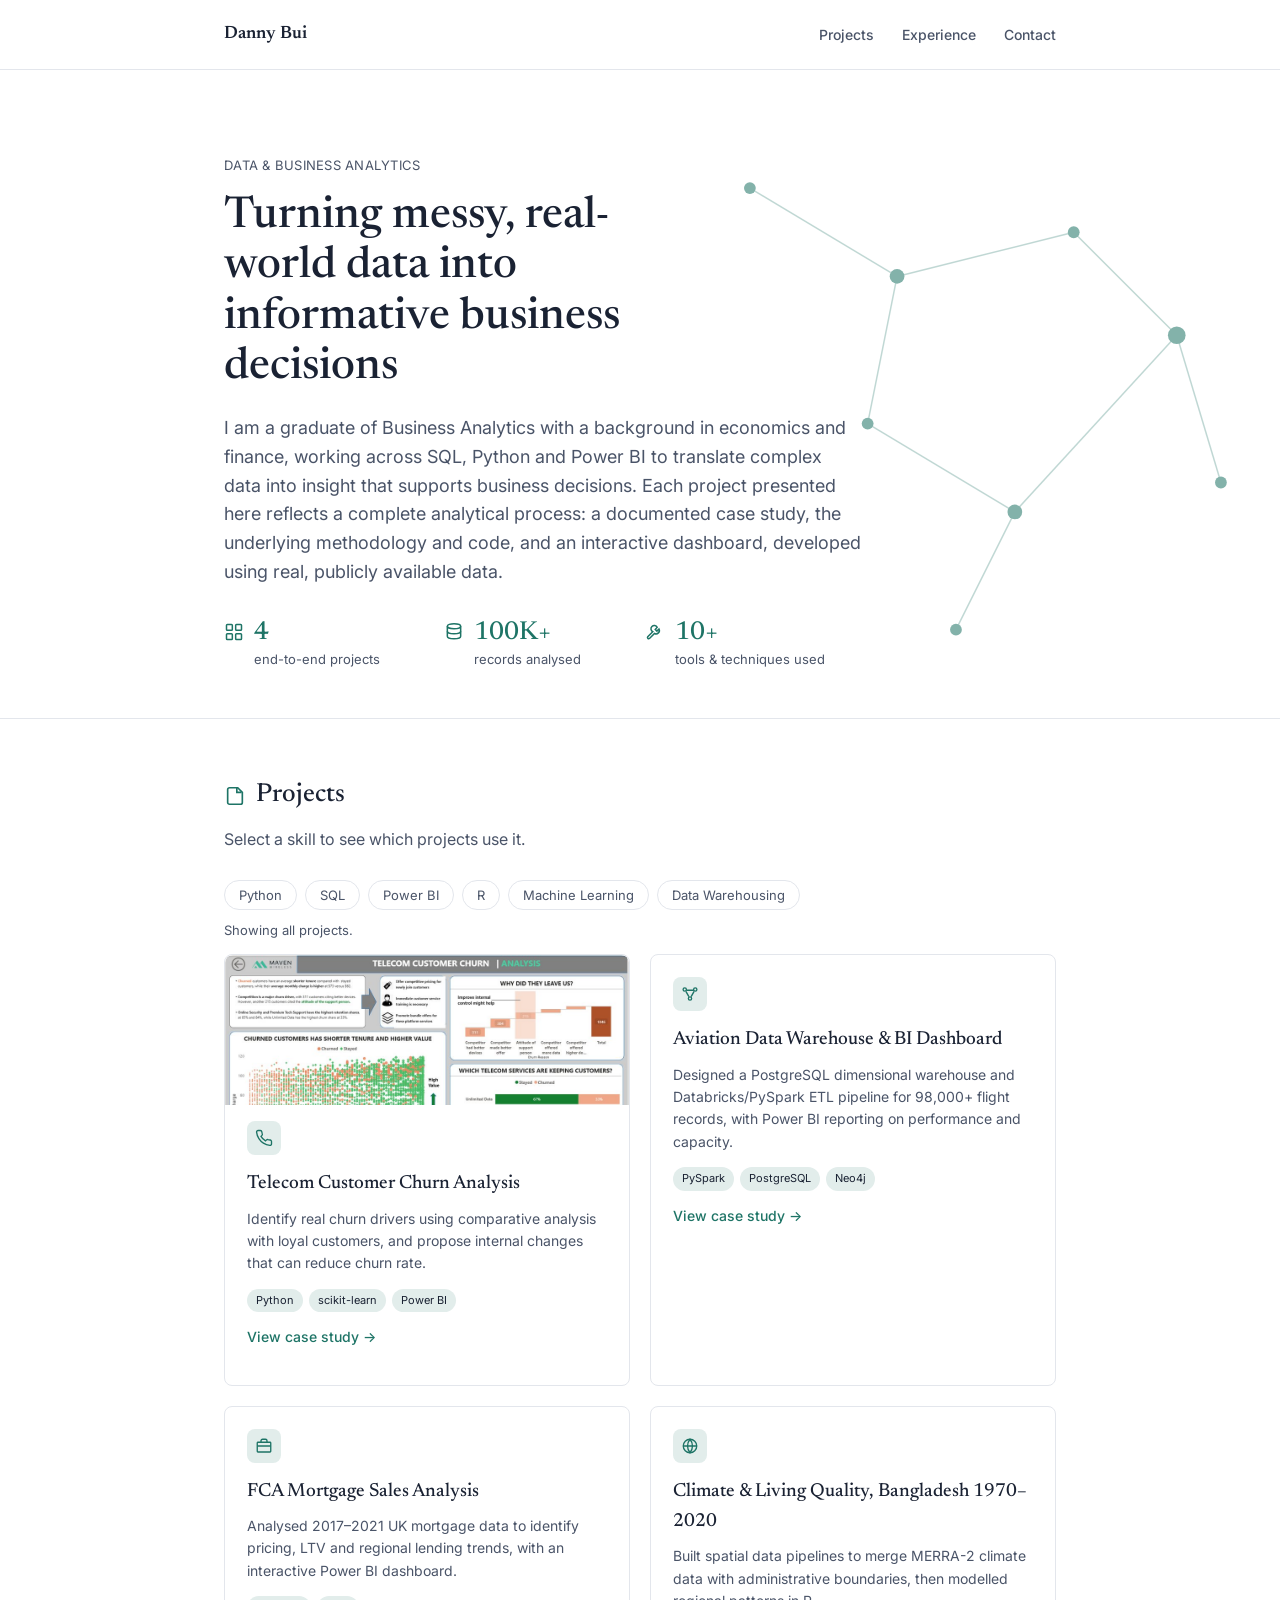
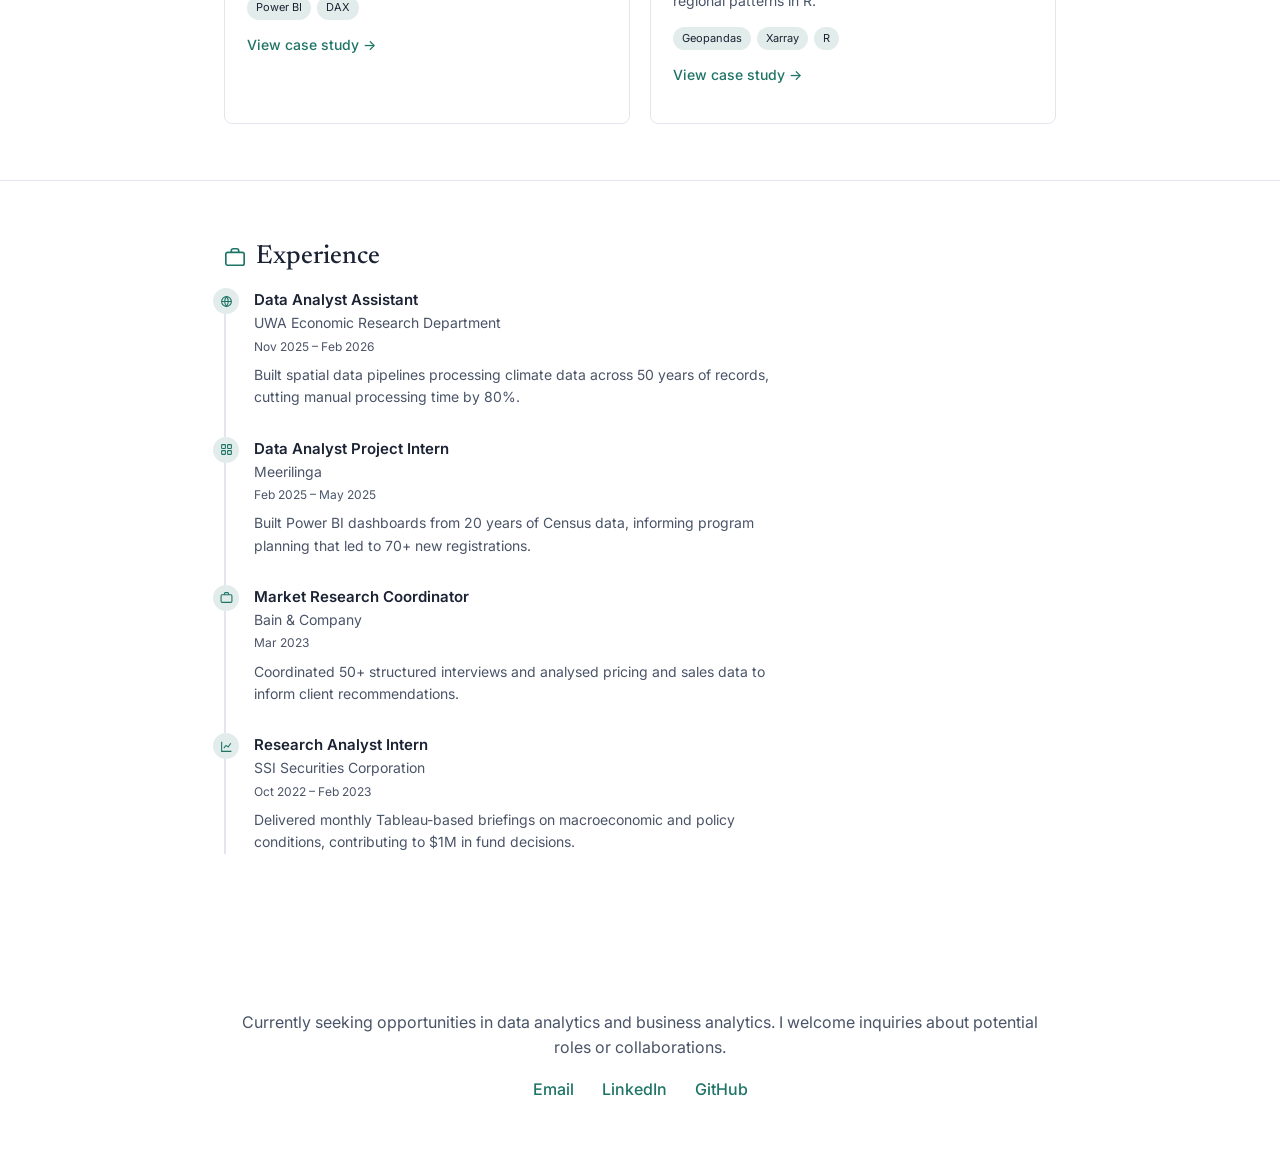
<file: index.html>
<!DOCTYPE html>
<html lang="en">
<head>
<meta charset="UTF-8" />
<meta name="viewport" content="width=device-width, initial-scale=1.0, viewport-fit=cover" />
<title>Danny Bui | Data Analytics Portfolio</title>
<link rel="preconnect" href="https://fonts.googleapis.com">
<link rel="preconnect" href="https://fonts.gstatic.com" crossorigin>
<link href="https://fonts.googleapis.com/css2?family=Newsreader:ital,opsz,wght@0,6..72,400;0,6..72,500;0,6..72,600;1,6..72,400&family=Inter:wght@400;500;600&display=swap" rel="stylesheet">
<style>
  :root {
    --ink:#1A2233; --ink-soft:#4A5468; --paper:#FFFFFF; --panel:#FFFFFF;
    --line:#E3E6EC; --teal:#1E7466; --teal-soft:#E2EDEB; --orange:#D97046;
    --serif:'Newsreader',Georgia,serif; --sans:'Inter',-apple-system,sans-serif;
  }
  * { box-sizing:border-box; }
  body { margin:0; background:var(--paper); color:var(--ink); font-family:var(--sans); line-height:1.6;
    padding-top:env(safe-area-inset-top,0px); padding-bottom:env(safe-area-inset-bottom,0px); }
  a { color:var(--teal); text-decoration:none; border-bottom:1px solid transparent; }
  a:hover { border-bottom-color:currentColor; }
  .wrap { max-width:880px; margin:0 auto; padding:0 24px; }

  nav.top { border-bottom:1px solid var(--line); padding:20px 0; position:sticky; top:0; background:var(--paper); z-index:10; }
  nav.top .wrap { display:flex; justify-content:space-between; align-items:center; }
  nav.top .brand { font-family:var(--serif); font-weight:600; font-size:18px; color:var(--ink); }
  nav.top .links a { font-size:14px; font-weight:500; color:var(--ink-soft); margin-left:24px; }
  nav.top .links a:hover { color:var(--ink); border-bottom-color:var(--ink); }

  header.hero { position:relative; padding:72px 0 48px; border-bottom:1px solid var(--line); overflow:hidden; }
  header.hero .bg-pattern { position:absolute; top:0; right:0; width:46%; height:100%; opacity:.55; pointer-events:none; }
  header.hero .hero-inner { position:relative; z-index:1; }
  .eyebrow { font-size:13px; color:var(--ink-soft); margin-bottom:16px; letter-spacing:.02em; text-transform:uppercase; }
  h1 { font-family:var(--serif); font-weight:500; font-size:44px; line-height:1.15; margin:0 0 20px; max-width:16ch; }
  .dek { font-size:18px; color:var(--ink-soft); max-width:58ch; margin:0 0 28px; }
  .stat-row { display:flex; gap:32px; flex-wrap:wrap; margin-top:32px; }
  .stat { min-width:130px; margin-right:32px; display:flex; align-items:flex-start; gap:10px; }
  .stat:last-child { margin-right:0; }
  .stat svg { flex-shrink:0; margin-top:3px; color:var(--teal); }
  .stat .n { font-family:var(--serif); font-size:26px; font-weight:500; color:var(--teal); line-height:1.1; }
  .stat .l { font-size:13px; color:var(--ink-soft); margin-top:2px; }

  section.block { padding:56px 0; border-bottom:1px solid var(--line); }
  section.block:last-of-type { border-bottom:none; }
  .block-head { font-family:var(--serif); font-size:26px; font-weight:500; margin:0 0 10px; display:flex; align-items:center; gap:10px; }
  .block-head svg { color:var(--teal); }
  .block-sub { color:var(--ink-soft); max-width:60ch; margin:0 0 28px; }

  .skill-row { display:flex; flex-wrap:wrap; gap:8px; margin-bottom:8px; }
  .skill-btn { font-size:13px; padding:6px 14px; border-radius:100px; background:var(--panel);
    border:1px solid var(--line); color:var(--ink-soft); cursor:pointer; font-family:var(--sans); }
  .skill-btn:hover { border-color:var(--ink); }
  .skill-btn.active { background:var(--teal); border-color:var(--teal); color:#fff; }
  .skill-hint { font-size:13px; color:var(--ink-soft); margin-top:10px; }

  .project-grid { display:grid; grid-template-columns:1fr 1fr; gap:20px; margin-top:8px; }
  .project-card { position:relative; overflow:hidden; border:1px solid var(--line); border-radius:8px; padding:22px; background:var(--panel);
    transition:opacity .15s ease, border-color .15s ease; }
  .project-card.dimmed { opacity:.35; }
  .project-card.match { border-color:var(--teal); }
  .card-media { margin:-22px -22px 16px; }
  .card-media img { display:block; width:100%; height:150px; object-fit:cover; object-position:top; border-radius:8px 8px 0 0; }
  .card-content { position:relative; z-index:1; }
  .project-card .icon-badge { width:34px; height:34px; border-radius:8px; background:var(--teal-soft);
    display:flex; align-items:center; justify-content:center; margin-bottom:14px; color:var(--teal); }
  .project-card h3 { font-family:var(--serif); font-size:19px; font-weight:500; margin:0 0 8px; }
  .project-card p { font-size:14px; color:var(--ink-soft); margin:0 0 14px; }
  .project-card .tags { display:flex; flex-wrap:wrap; gap:6px; }
  .project-card .tags span { font-size:11px; padding:3px 9px; border-radius:100px; background:var(--teal-soft); color:var(--ink); }
  .project-card a.cta { font-size:14px; font-weight:500; }

  .timeline { border-left:2px solid var(--line); padding-left:28px; }
  .role { margin-bottom:28px; position:relative; }
  .role .icon-dot { position:absolute; left:-41px; top:0; width:26px; height:26px; border-radius:50%;
    background:var(--teal-soft); color:var(--teal); display:flex; align-items:center; justify-content:center; }
  .role .title { font-weight:600; font-size:15px; }
  .role .org { color:var(--ink-soft); font-size:14px; }
  .role .dates { font-size:12px; color:var(--ink-soft); margin-top:2px; }
  .role p { font-size:14px; color:var(--ink-soft); margin:8px 0 0; max-width:60ch; }

  footer.contact { padding:56px 0 72px; text-align:center; }
  footer.contact p { color:var(--ink-soft); margin-bottom:16px; }
  footer.contact .links a { margin:0 12px; font-weight:500; }

  @media (max-width:640px) {
    h1 { font-size:32px; } .project-grid { grid-template-columns:1fr; }
    nav.top .links a { margin-left:14px; font-size:13px; }
    header.hero .bg-pattern { width:70%; opacity:.35; }
  }
</style>
</head>
<body>

<nav class="top">
  <div class="wrap">
    <span class="brand">Danny Bui</span>
    <div class="links">
      <a href="#projects">Projects</a>
      <a href="#experience">Experience</a>
      <a href="#contact">Contact</a>
    </div>
  </div>
</nav>

<header class="hero">
  <!-- subtle data-network pattern, purely decorative -->
  <svg class="bg-pattern" viewBox="0 0 400 400" xmlns="http://www.w3.org/2000/svg" aria-hidden="true">
    <g stroke="#1E7466" stroke-width="1" fill="none" opacity="0.5">
      <line x1="40" y1="60" x2="140" y2="120"/>
      <line x1="140" y1="120" x2="120" y2="220"/>
      <line x1="140" y1="120" x2="260" y2="90"/>
      <line x1="260" y1="90" x2="330" y2="160"/>
      <line x1="120" y1="220" x2="220" y2="280"/>
      <line x1="220" y1="280" x2="330" y2="160"/>
      <line x1="220" y1="280" x2="180" y2="360"/>
      <line x1="330" y1="160" x2="360" y2="260"/>
    </g>
    <g fill="#1E7466">
      <circle cx="40" cy="60" r="4"/>
      <circle cx="140" cy="120" r="5"/>
      <circle cx="260" cy="90" r="4"/>
      <circle cx="330" cy="160" r="6"/>
      <circle cx="120" cy="220" r="4"/>
      <circle cx="220" cy="280" r="5"/>
      <circle cx="360" cy="260" r="4"/>
      <circle cx="180" cy="360" r="4"/>
    </g>
  </svg>

  <div class="wrap hero-inner">
    <p class="eyebrow">Data &amp; Business Analytics</p>
    <h1>Turning messy, real-world data into informative business decisions</h1>
    <p class="dek">
      I am a graduate of Business Analytics with a background in economics and finance,
      working across SQL, Python and Power BI to translate complex data into insight that
      supports business decisions. Each project presented here reflects a complete
      analytical process: a documented case study, the underlying methodology and code,
      and an interactive dashboard, developed using real, publicly available data.
    </p>
    <div class="stat-row">
      <div class="stat">
        <svg width="20" height="20" viewBox="0 0 24 24" fill="none" stroke="currentColor" stroke-width="1.8"><rect x="3" y="3" width="7" height="7" rx="1"/><rect x="14" y="3" width="7" height="7" rx="1"/><rect x="3" y="14" width="7" height="7" rx="1"/><rect x="14" y="14" width="7" height="7" rx="1"/></svg>
        <div><div class="n">4</div><div class="l">end-to-end projects</div></div>
      </div>
      <div class="stat">
        <svg width="20" height="20" viewBox="0 0 24 24" fill="none" stroke="currentColor" stroke-width="1.8"><ellipse cx="12" cy="5" rx="8" ry="3"/><path d="M4 5v6c0 1.7 3.6 3 8 3s8-1.3 8-3V5"/><path d="M4 11v6c0 1.7 3.6 3 8 3s8-1.3 8-3v-6"/></svg>
        <div><div class="n">100K+</div><div class="l">records analysed</div></div>
      </div>
      <div class="stat">
        <svg width="20" height="20" viewBox="0 0 24 24" fill="none" stroke="currentColor" stroke-width="1.8"><path d="M14.7 6.3a4 4 0 1 0-5.4 5.4l-6 6a1.5 1.5 0 0 0 2.1 2.1l6-6a4 4 0 0 0 5.4-5.4l-2.5 2.5-2-2 2.4-2.6z"/></svg>
        <div><div class="n">10+</div><div class="l">tools &amp; techniques used</div></div>
      </div>
    </div>
  </div>
</header>

<section class="block" id="projects">
  <div class="wrap">
    <h2 class="block-head">
      <svg width="22" height="22" viewBox="0 0 24 24" fill="none" stroke="currentColor" stroke-width="1.8"><path d="M4 19V5a2 2 0 0 1 2-2h9l5 5v11a2 2 0 0 1-2 2H6a2 2 0 0 1-2-2z"/><path d="M14 3v5h5"/></svg>
      Projects
    </h2>
    <p class="block-sub">Select a skill to see which projects use it.</p>

    <div class="skill-row" id="skillRow">
      <button class="skill-btn" data-skill="python">Python</button>
      <button class="skill-btn" data-skill="sql">SQL</button>
      <button class="skill-btn" data-skill="powerbi">Power BI</button>
      <button class="skill-btn" data-skill="r">R</button>
      <button class="skill-btn" data-skill="ml">Machine Learning</button>
      <button class="skill-btn" data-skill="warehouse">Data Warehousing</button>
    </div>
    <p class="skill-hint" id="skillHint">Showing all projects.</p>

    <div class="project-grid" id="projectGrid">
      <div class="project-card" data-skills="python sql powerbi warehouse ml">
        <div class="card-media"><img src="[data-uri]" alt="Telecom customer churn analysis dashboard preview" /></div>
        <div class="card-content">
        <div class="icon-badge">
          <svg width="18" height="18" viewBox="0 0 24 24" fill="none" stroke="currentColor" stroke-width="1.8"><path d="M22 16.9v3a2 2 0 0 1-2.2 2 19.8 19.8 0 0 1-8.6-3.1 19.5 19.5 0 0 1-6-6 19.8 19.8 0 0 1-3.1-8.7A2 2 0 0 1 4.1 2h3a2 2 0 0 1 2 1.7c.1.9.3 1.8.6 2.7a2 2 0 0 1-.4 2.1L8 9.9a16 16 0 0 0 6 6l1.4-1.4a2 2 0 0 1 2.1-.4c.9.3 1.8.5 2.7.6a2 2 0 0 1 1.8 2.2z"/></svg>
        </div>
        <h3>Telecom Customer Churn Analysis</h3>
        <p>Identify real churn drivers using comparative analysis with loyal customers, and propose internal changes that can reduce churn rate.</p>
        <div class="tags"><span>Python</span><span>scikit-learn</span><span>Power BI</span></div>
        <p style="margin-top:14px"><a class="cta" href="projects/churn-analysis/">View case study →</a></p>
        </div>
      </div>

      <div class="project-card" data-skills="python sql powerbi warehouse">
        <div class="card-content">
        <div class="icon-badge">
          <svg width="18" height="18" viewBox="0 0 24 24" fill="none" stroke="currentColor" stroke-width="1.8"><circle cx="5" cy="6" r="2.2"/><circle cx="19" cy="6" r="2.2"/><circle cx="12" cy="18" r="2.2"/><line x1="7" y1="7" x2="17" y2="7"/><line x1="6.5" y1="8.5" x2="10.5" y2="15.5"/><line x1="17.5" y1="8.5" x2="13.5" y2="15.5"/></svg>
        </div>
        <h3>Aviation Data Warehouse &amp; BI Dashboard</h3>
        <p>Designed a PostgreSQL dimensional warehouse and Databricks/PySpark ETL pipeline for 98,000+ flight records, with Power BI reporting on performance and capacity.</p>
        <div class="tags"><span>PySpark</span><span>PostgreSQL</span><span>Neo4j</span></div>
        <p style="margin-top:14px"><a class="cta" href="#">View case study →</a></p>
        </div>
      </div>

      <div class="project-card" data-skills="powerbi">
        <div class="card-content">
        <div class="icon-badge">
          <svg width="18" height="18" viewBox="0 0 24 24" fill="none" stroke="currentColor" stroke-width="1.8"><rect x="3" y="7" width="18" height="13" rx="1"/><path d="M8 7V5a2 2 0 0 1 2-2h4a2 2 0 0 1 2 2v2"/><line x1="3" y1="12" x2="21" y2="12"/></svg>
        </div>
        <h3>FCA Mortgage Sales Analysis</h3>
        <p>Analysed 2017–2021 UK mortgage data to identify pricing, LTV and regional lending trends, with an interactive Power BI dashboard.</p>
        <div class="tags"><span>Power BI</span><span>DAX</span></div>
        <p style="margin-top:14px"><a class="cta" href="#">View case study →</a></p>
        </div>
      </div>

      <div class="project-card" data-skills="r python">
        <div class="card-content">
        <div class="icon-badge">
          <svg width="18" height="18" viewBox="0 0 24 24" fill="none" stroke="currentColor" stroke-width="1.8"><circle cx="12" cy="12" r="9"/><path d="M3 12h18M12 3a14 14 0 0 1 0 18 14 14 0 0 1 0-18z"/></svg>
        </div>
        <h3>Climate &amp; Living Quality, Bangladesh 1970–2020</h3>
        <p>Built spatial data pipelines to merge MERRA-2 climate data with administrative boundaries, then modelled regional patterns in R.</p>
        <div class="tags"><span>Geopandas</span><span>Xarray</span><span>R</span></div>
        <p style="margin-top:14px"><a class="cta" href="#">View case study →</a></p>
        </div>
      </div>
    </div>
  </div>
</section>

<section class="block" id="experience">
  <div class="wrap">
    <h2 class="block-head">
      <svg width="22" height="22" viewBox="0 0 24 24" fill="none" stroke="currentColor" stroke-width="1.8"><rect x="2" y="7" width="20" height="14" rx="2"/><path d="M8 7V5a2 2 0 0 1 2-2h4a2 2 0 0 1 2 2v2"/></svg>
      Experience
    </h2>
    <div class="timeline">
      <div class="role">
        <span class="icon-dot"><svg width="13" height="13" viewBox="0 0 24 24" fill="none" stroke="currentColor" stroke-width="2"><circle cx="12" cy="12" r="9"/><path d="M3 12h18M12 3a14 14 0 0 1 0 18 14 14 0 0 1 0-18z"/></svg></span>
        <div class="title">Data Analyst Assistant</div>
        <div class="org">UWA Economic Research Department</div>
        <div class="dates">Nov 2025 – Feb 2026</div>
        <p>Built spatial data pipelines processing climate data across 50 years of records, cutting manual processing time by 80%.</p>
      </div>
      <div class="role">
        <span class="icon-dot"><svg width="13" height="13" viewBox="0 0 24 24" fill="none" stroke="currentColor" stroke-width="2"><rect x="3" y="3" width="7" height="7" rx="1"/><rect x="14" y="3" width="7" height="7" rx="1"/><rect x="3" y="14" width="7" height="7" rx="1"/><rect x="14" y="14" width="7" height="7" rx="1"/></svg></span>
        <div class="title">Data Analyst Project Intern</div>
        <div class="org">Meerilinga</div>
        <div class="dates">Feb 2025 – May 2025</div>
        <p>Built Power BI dashboards from 20 years of Census data, informing program planning that led to 70+ new registrations.</p>
      </div>
      <div class="role">
        <span class="icon-dot"><svg width="13" height="13" viewBox="0 0 24 24" fill="none" stroke="currentColor" stroke-width="2"><rect x="2" y="7" width="20" height="14" rx="2"/><path d="M8 7V5a2 2 0 0 1 2-2h4a2 2 0 0 1 2 2v2"/></svg></span>
        <div class="title">Market Research Coordinator</div>
        <div class="org">Bain &amp; Company</div>
        <div class="dates">Mar 2023</div>
        <p>Coordinated 50+ structured interviews and analysed pricing and sales data to inform client recommendations.</p>
      </div>
      <div class="role">
        <span class="icon-dot"><svg width="13" height="13" viewBox="0 0 24 24" fill="none" stroke="currentColor" stroke-width="2"><path d="M3 3v18h18"/><path d="M7 15l4-5 4 3 5-7"/></svg></span>
        <div class="title">Research Analyst Intern</div>
        <div class="org">SSI Securities Corporation</div>
        <div class="dates">Oct 2022 – Feb 2023</div>
        <p>Delivered monthly Tableau-based briefings on macroeconomic and policy conditions, contributing to $1M in fund decisions.</p>
      </div>
    </div>
  </div>
</section>

<footer class="contact" id="contact">
  <div class="wrap">
    <p>Currently seeking opportunities in data analytics and business analytics. I welcome inquiries about potential roles or collaborations.</p>
    <div class="links">
      <a href="mailto:khuongduy0710123@gmail.com">Email</a>
      <a href="https://www.linkedin.com/in/duy-bui-4986a7201/" target="_blank" rel="noopener">LinkedIn</a>
      <a href="https://github.com/khuongduy0710123" target="_blank" rel="noopener">GitHub</a>
    </div>
  </div>
</footer>

<script>
  const buttons = document.querySelectorAll('.skill-btn');
  const cards = document.querySelectorAll('.project-card');
  const hint = document.getElementById('skillHint');
  let active = null;

  buttons.forEach(btn => {
    btn.addEventListener('click', () => {
      const skill = btn.dataset.skill;
      if (active === skill) {
        active = null;
        buttons.forEach(b => b.classList.remove('active'));
        cards.forEach(c => { c.classList.remove('dimmed','match'); });
        hint.textContent = 'Showing all projects.';
        return;
      }
      active = skill;
      buttons.forEach(b => b.classList.toggle('active', b.dataset.skill === skill));
      cards.forEach(c => {
        const has = c.dataset.skills.split(' ').includes(skill);
        c.classList.toggle('match', has);
        c.classList.toggle('dimmed', !has);
      });
      hint.textContent = 'Showing projects using ' + btn.textContent + '.';
    });
  });
</script>

</body>
</html>
</file>
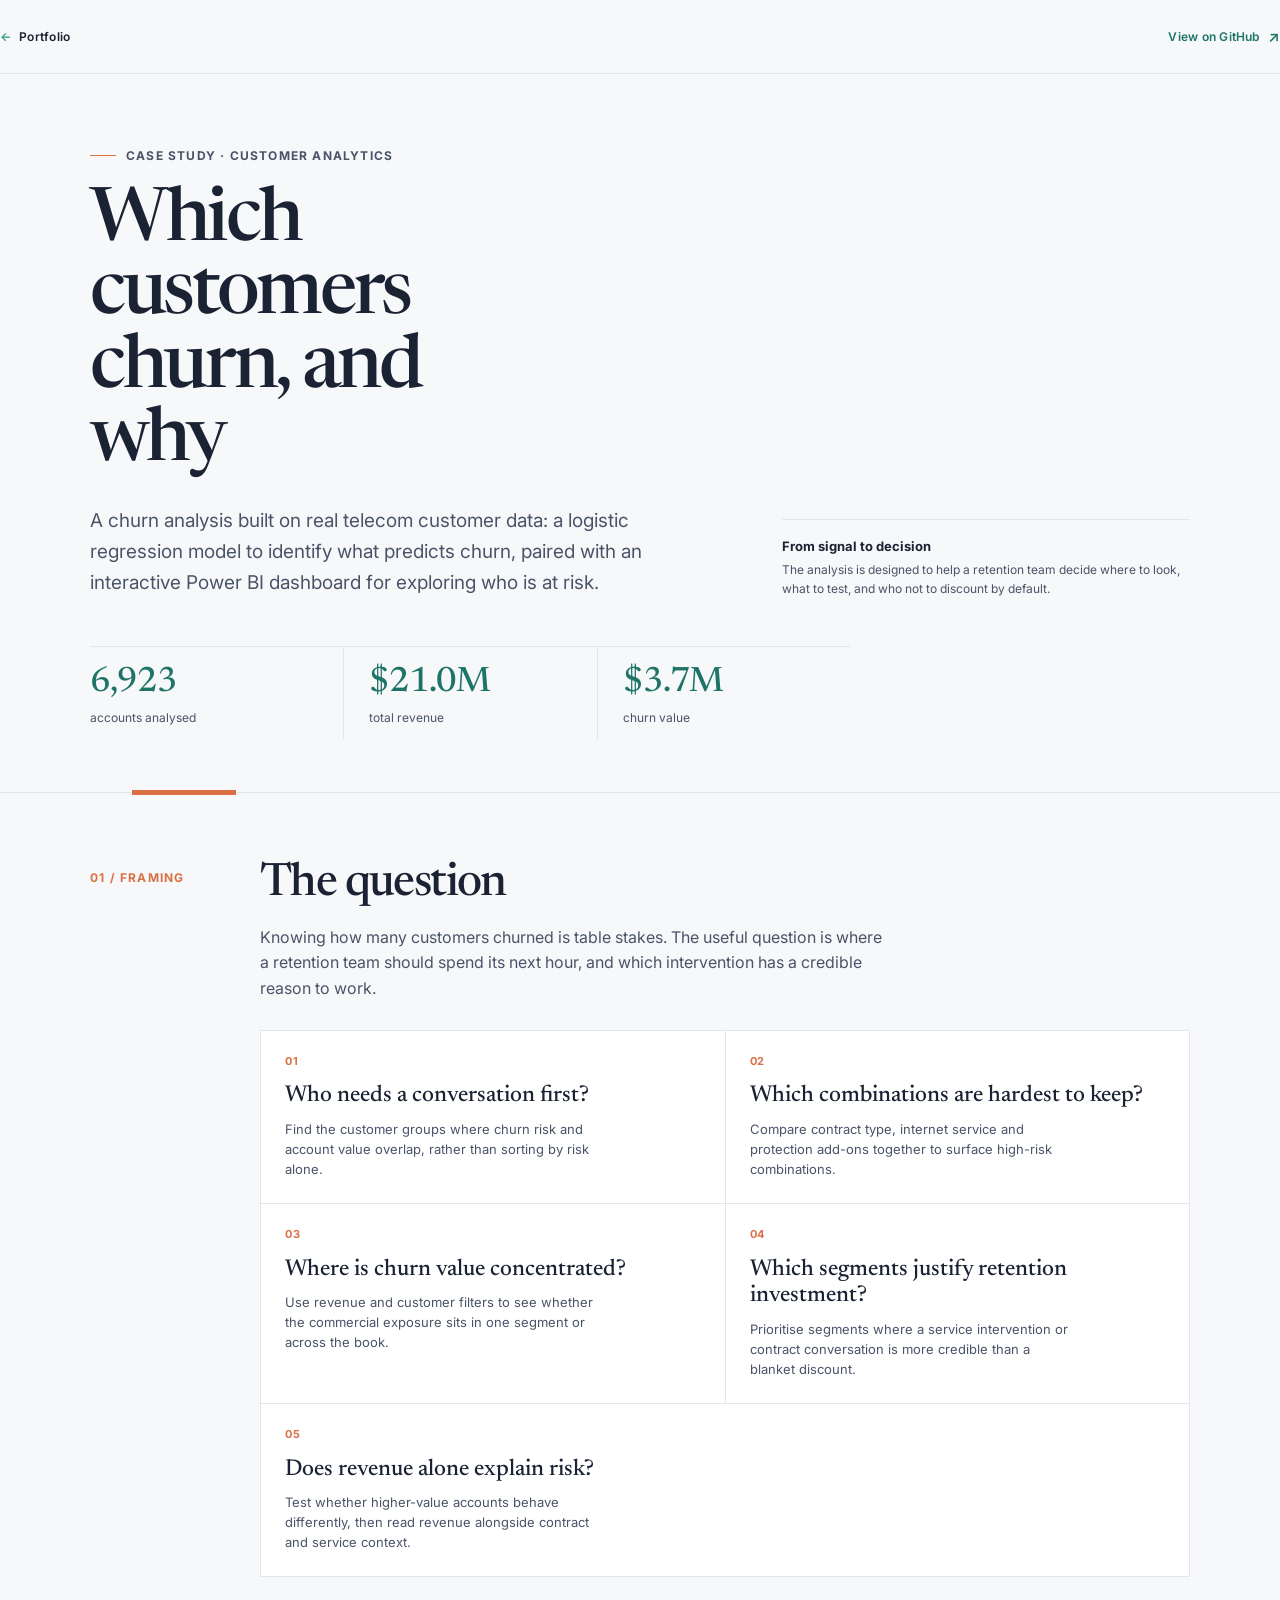
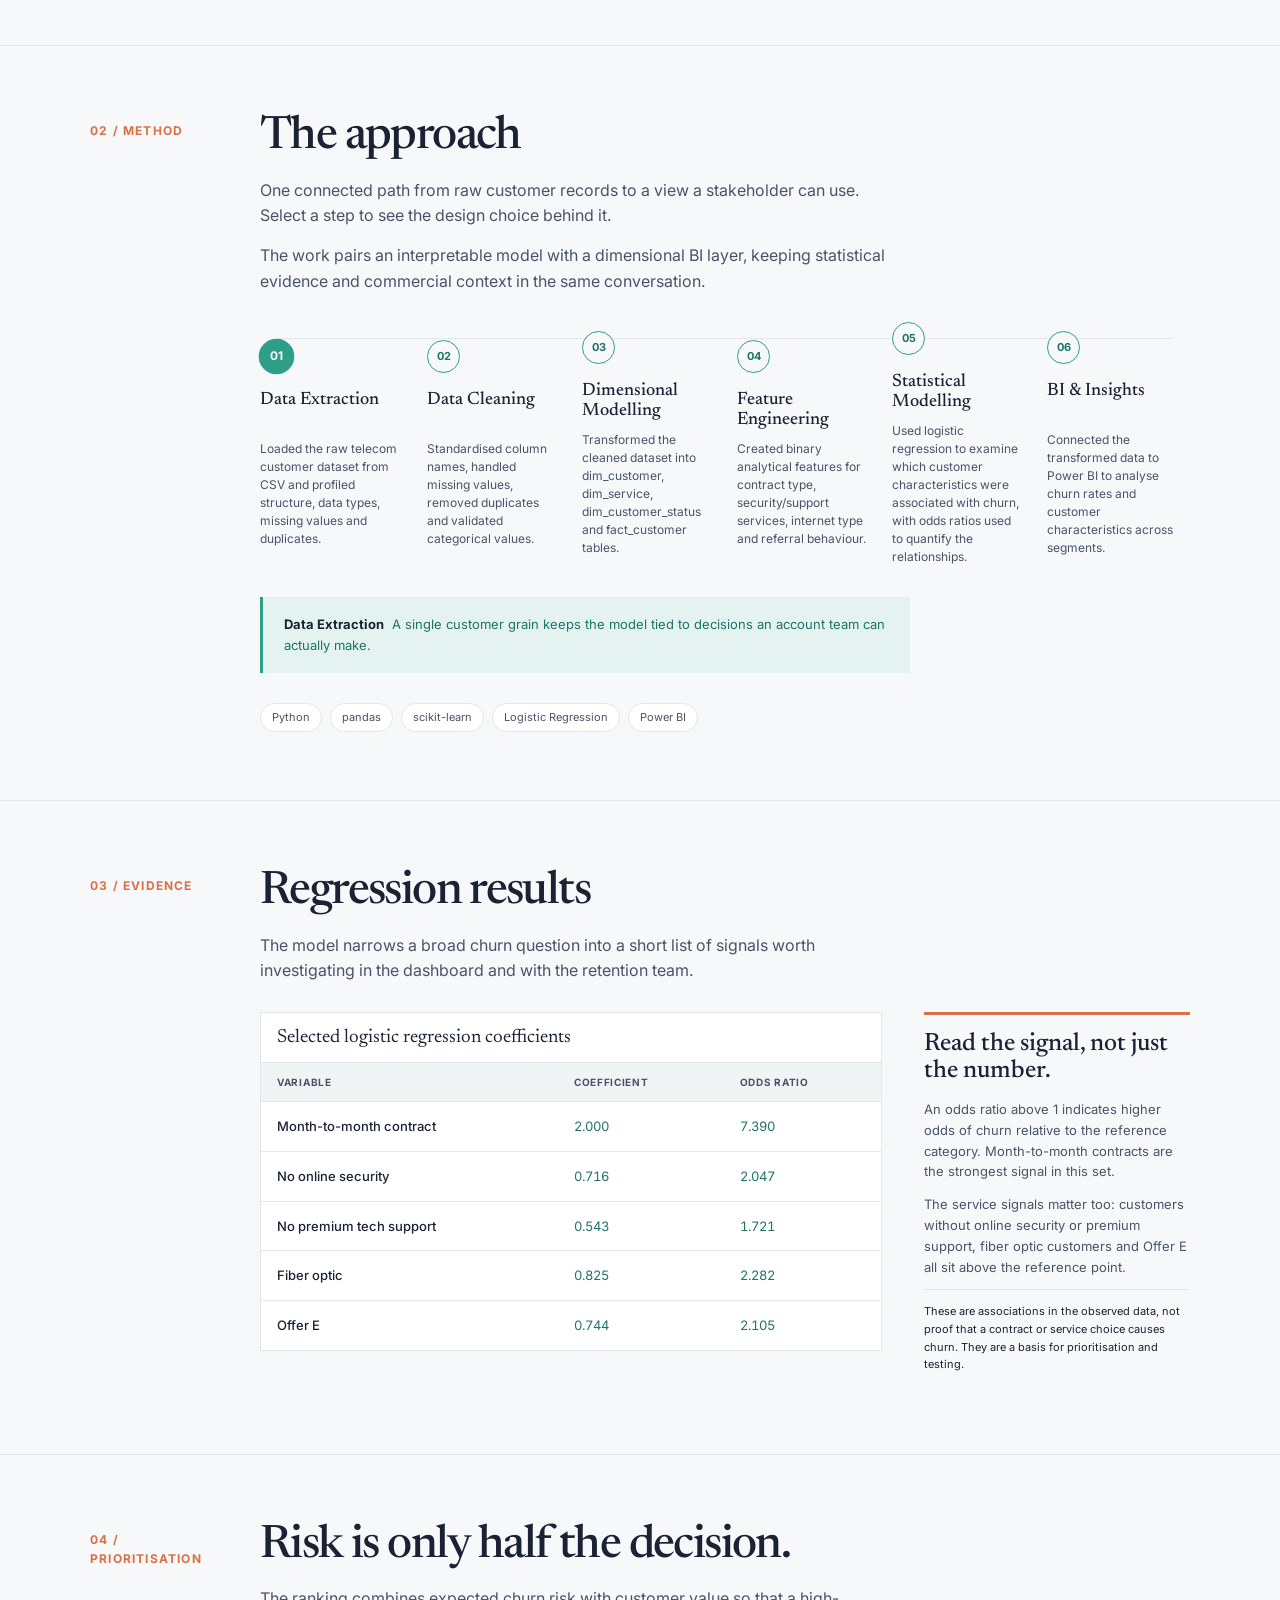
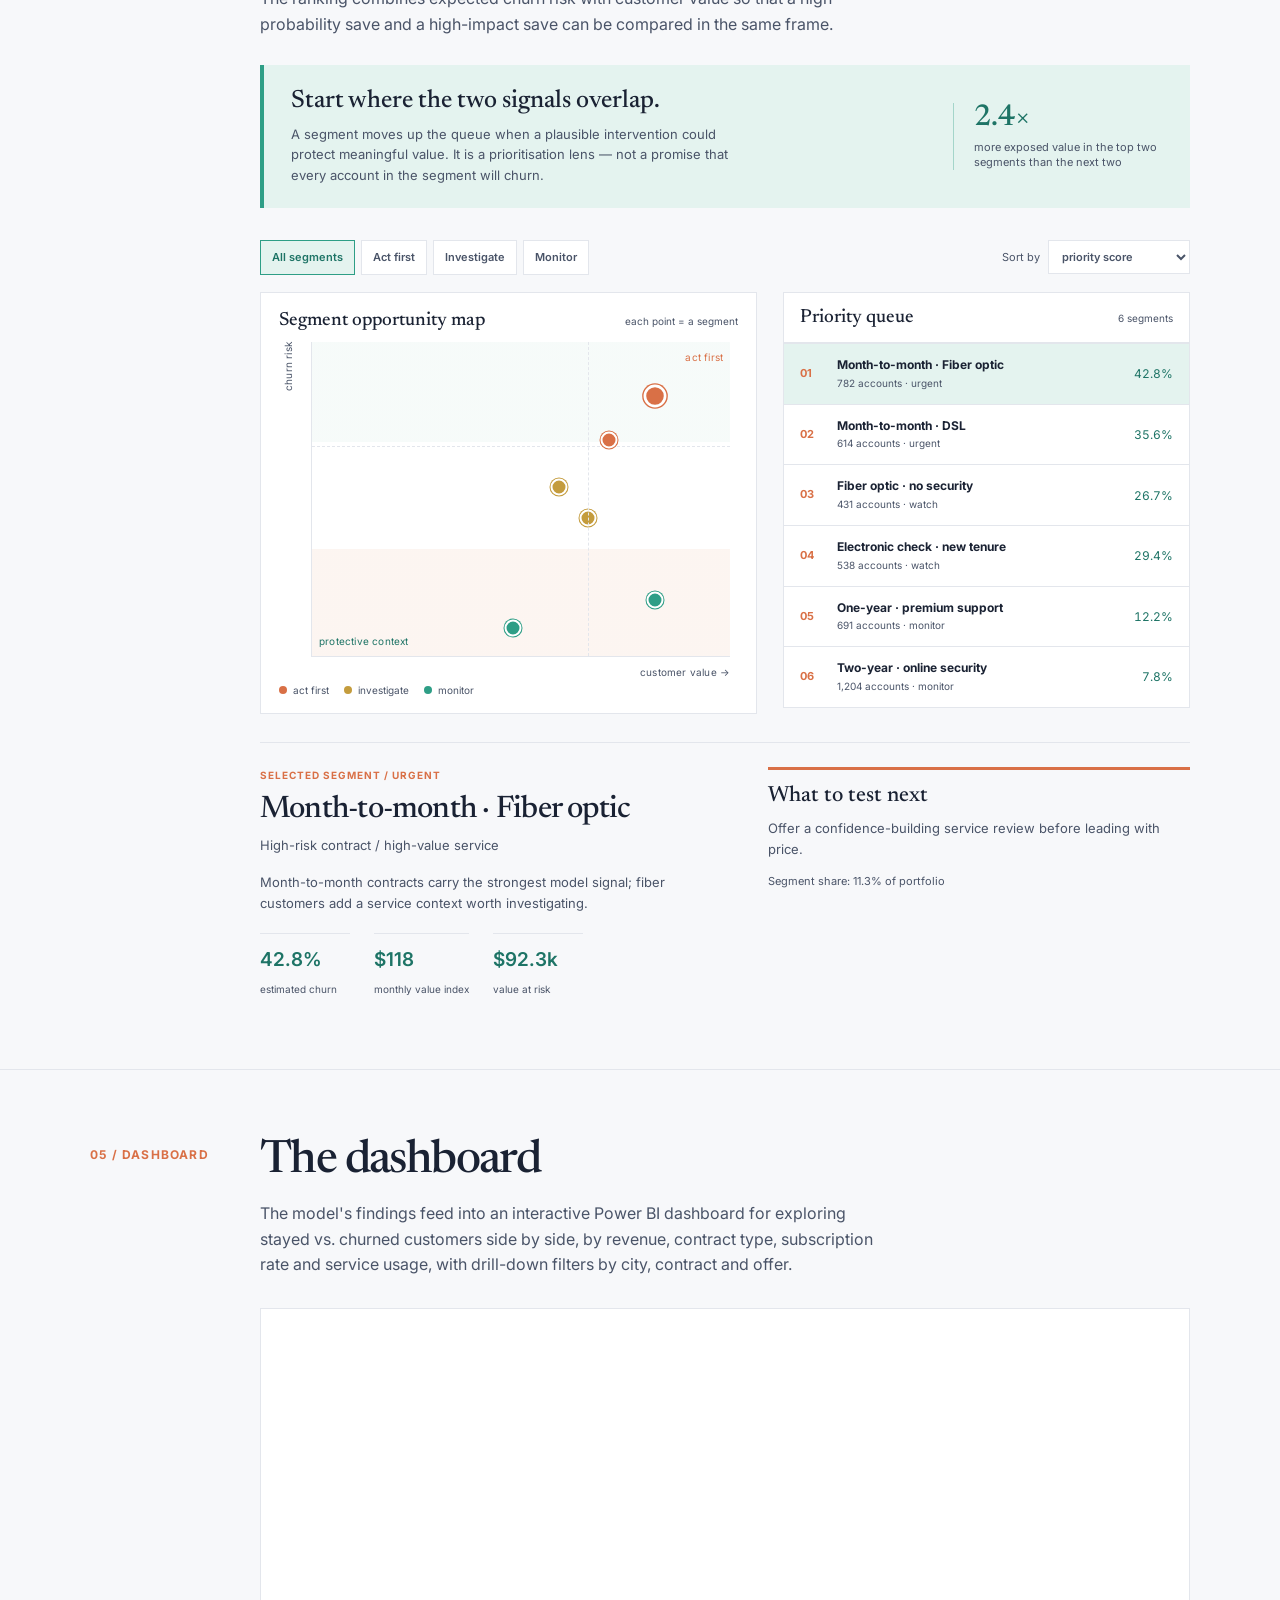
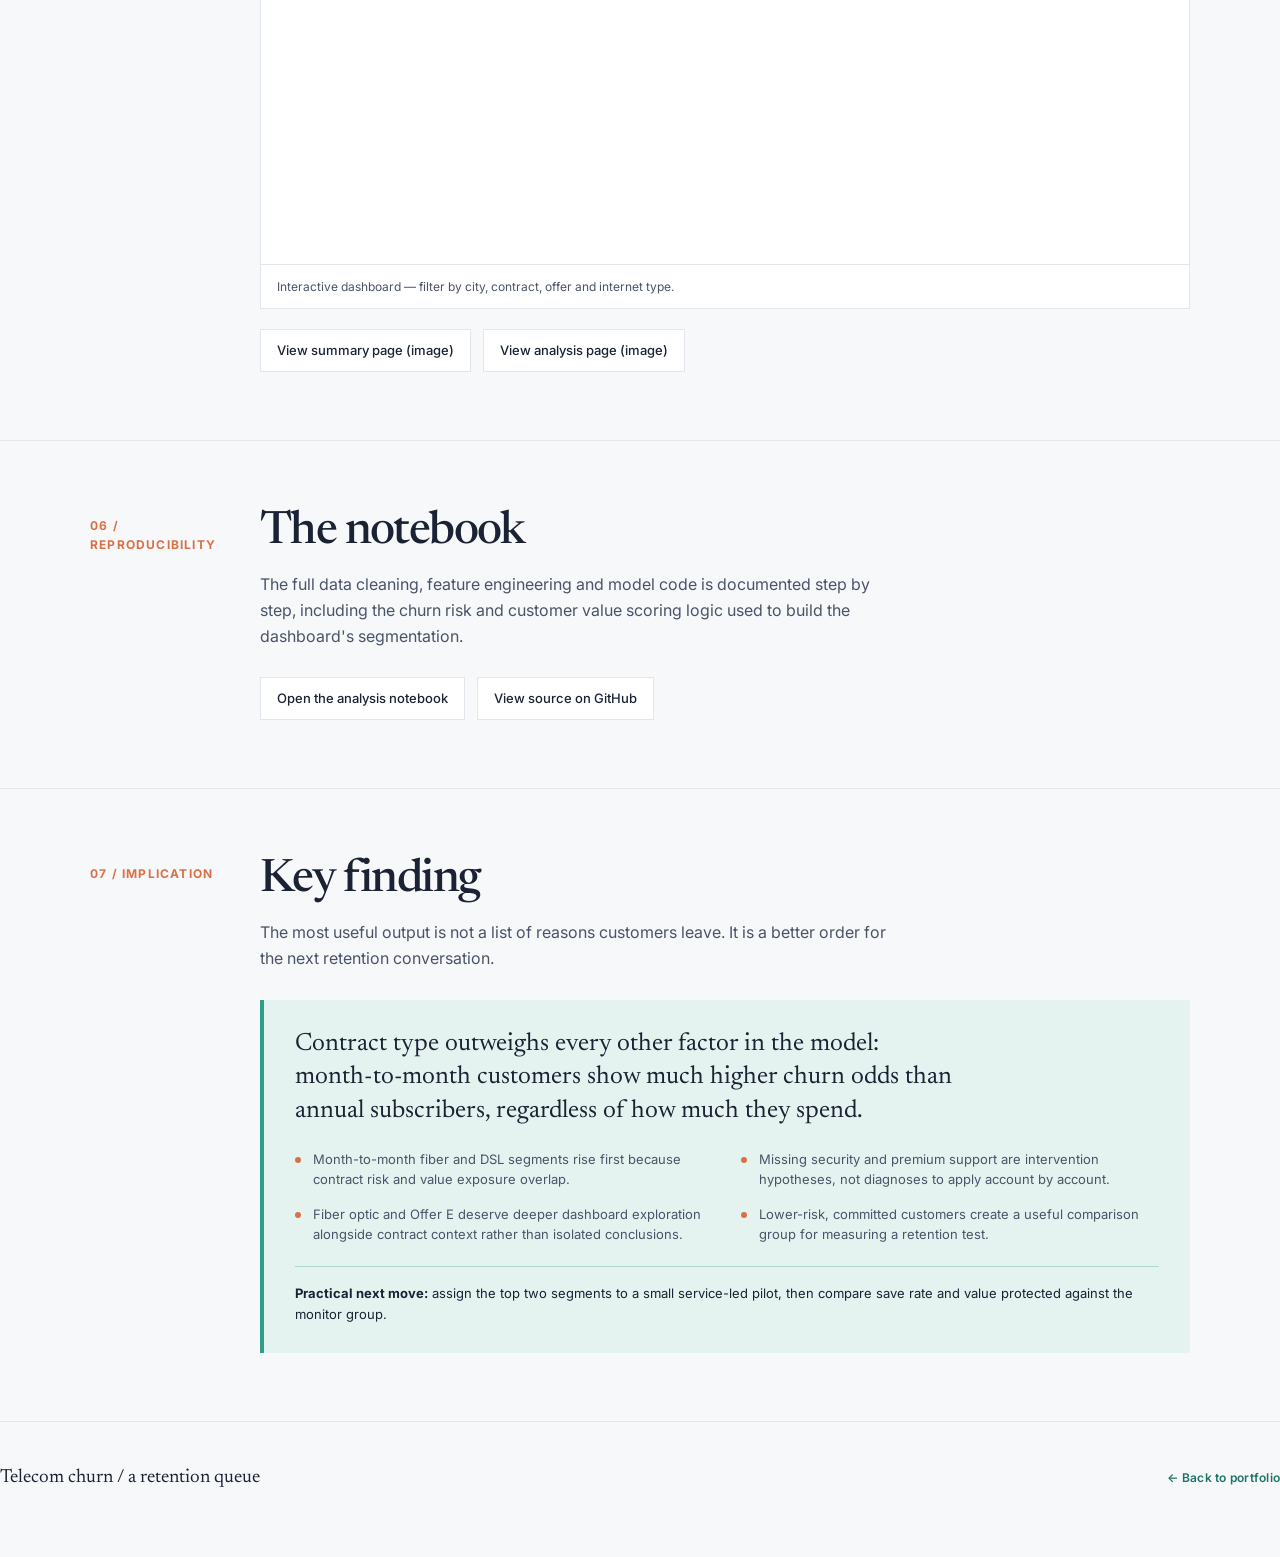
<file: projects/churn-analysis/index.html>
<!doctype html>
<html lang="en">
  <head>
    <meta charset="UTF-8" />
    <meta name="viewport" content="width=device-width, initial-scale=1.0" />
    <title>Telecom Customer Churn Analysis | Case Study</title>
    <link rel="preconnect" href="https://fonts.googleapis.com" />
    <link rel="preconnect" href="https://fonts.gstatic.com" crossorigin />
    <link
      href="https://fonts.googleapis.com/css2?family=Inter:wght@400;500;600;700&family=Newsreader:opsz,wght@6..72,400;6..72,500;6..72,600&display=swap"
      rel="stylesheet"
    />
    <style>
      :root {
        --ink: #1a2233;
        --ink-soft: #4a5468;
        --paper: #f7f8fa;
        --panel: #fff;
        --line: #e3e6ec;
        --teal: #2e9e86;
        --teal-deep: #1e7466;
        --teal-soft: #e4f3ef;
        --orange: #d97046;
        --orange-soft: #fbeae1;
        --yellow: #c49c3d;
        --serif: "Newsreader", Georgia, serif;
        --sans: "Inter", -apple-system, BlinkMacSystemFont, "Segoe UI", sans-serif;
      }

      * { box-sizing: border-box; }
      html { scroll-behavior: smooth; }
      body {
        margin: 0;
        color: var(--ink);
        background: var(--paper);
        font: 16px/1.6 var(--sans);
      }
      a { color: var(--teal-deep); text-decoration: none; }
      a:hover { color: var(--orange); }
      button, select { font: inherit; }
      button { cursor: pointer; }
      .page { min-height: 100vh; overflow: hidden; }
      .wrap { width: min(1100px, calc(100% - 84px)); margin: 0 auto; }
      .nav {
        min-height: 74px;
        border-bottom: 1px solid var(--line);
        display: flex;
        align-items: center;
      }
      .nav-inner, .footer-inner {
        width: 100%;
        display: flex;
        justify-content: space-between;
        align-items: center;
        gap: 20px;
      }
      .nav a, .footer a {
        font-size: 12px;
        font-weight: 600;
        letter-spacing: .02em;
      }
      .home { color: var(--ink); }
      .home span { color: var(--teal); margin-right: 8px; }
      .github { display: inline-flex; align-items: center; gap: 8px; }
      .github::after { content: "↗"; font-size: 15px; }
      .hero {
        position: relative;
        padding: 72px 0 52px;
        border-bottom: 1px solid var(--line);
      }
      .hero::after {
        content: "";
        position: absolute;
        left: max(42px, calc((100vw - 1016px) / 2));
        bottom: -3px;
        width: 104px;
        height: 5px;
        background: var(--orange);
      }
      .eyebrow, .section-label, .detail-eyebrow {
        color: var(--orange);
        font-size: 12px;
        font-weight: 700;
        letter-spacing: .1em;
        text-transform: uppercase;
      }
      .eyebrow {
        display: flex;
        align-items: center;
        gap: 10px;
        color: var(--ink-soft);
        margin: 0 0 22px;
      }
      .eyebrow::before {
        content: "";
        width: 26px;
        height: 1px;
        background: var(--orange);
      }
      .hero-grid {
        display: grid;
        grid-template-columns: minmax(0, 1.2fr) minmax(230px, .8fr);
        gap: 80px;
        align-items: end;
      }
      h1, h2, h3, p { margin-top: 0; }
      h1, h2, h3 { font-family: var(--serif); font-weight: 500; }
      h1 {
        max-width: 9ch;
        margin-bottom: 26px;
        font-size: clamp(45px, 6vw, 74px);
        line-height: .99;
        letter-spacing: -.045em;
      }
      .dek {
        max-width: 56ch;
        margin: 0;
        color: var(--ink-soft);
        font-size: clamp(16px, 2vw, 19px);
        line-height: 1.62;
      }
      .hero-note {
        padding-top: 16px;
        border-top: 1px solid var(--line);
        color: var(--ink-soft);
        font-size: 12px;
        line-height: 1.55;
      }
      .hero-note strong {
        display: block;
        margin-bottom: 5px;
        color: var(--ink);
        font-size: 13px;
      }
      .stats {
        display: grid;
        grid-template-columns: repeat(3, 1fr);
        max-width: 760px;
        margin-top: 48px;
        border-top: 1px solid var(--line);
      }
      .stat { min-height: 93px; padding: 18px 25px 0 0; }
      .stat + .stat { padding-left: 25px; border-left: 1px solid var(--line); }
      .stat-number {
        color: var(--teal-deep);
        font: 500 35px/1 var(--serif);
        letter-spacing: -.03em;
      }
      .stat-label { margin-top: 8px; color: var(--ink-soft); font-size: 12px; }
      .section {
        padding: 68px 0;
        border-bottom: 1px solid var(--line);
      }
      .section-heading {
        display: grid;
        grid-template-columns: 135px minmax(0, 1fr);
        gap: 35px;
        align-items: start;
        margin-bottom: 28px;
      }
      .section-label { padding-top: 7px; }
      h2 {
        margin-bottom: 16px;
        font-size: clamp(32px, 4vw, 46px);
        line-height: 1.03;
        letter-spacing: -.035em;
      }
      .intro { max-width: 63ch; margin: 0; color: var(--ink-soft); font-size: 16px; }
      .content { margin-left: 170px; }
      .question-list {
        display: grid;
        grid-template-columns: repeat(2, 1fr);
        gap: 1px;
        border: 1px solid var(--line);
        background: var(--line);
      }
      .question {
        min-height: 150px;
        padding: 22px 24px 24px;
        background: var(--panel);
        transition: background .2s ease, transform .2s ease;
      }
      .question:hover { background: #f1f8f6; transform: translateY(-2px); }
      .question:last-child { grid-column: span 2; }
      .question-index { color: var(--orange); font-size: 11px; font-weight: 700; letter-spacing: .08em; }
      .question h3 { margin: 13px 0 9px; font-size: 23px; line-height: 1.15; }
      .question p { max-width: 40ch; margin: 0; color: var(--ink-soft); font-size: 13px; line-height: 1.55; }
      .process {
        display: grid;
        grid-template-columns: repeat(6, 1fr);
        position: relative;
      }
      .process::before {
        content: "";
        position: absolute;
        top: 16px;
        left: 16px;
        right: 16px;
        height: 1px;
        background: var(--line);
      }
      .process-step {
        position: relative;
        padding: 0 14px 0 0;
        border: 0;
        background: transparent;
        color: var(--ink);
        text-align: left;
      }
      .process-step + .process-step { padding-left: 12px; }
      .process-dot {
        position: relative;
        z-index: 1;
        display: flex;
        align-items: center;
        justify-content: center;
        width: 33px;
        height: 33px;
        margin-bottom: 18px;
        border: 1px solid var(--teal);
        border-radius: 50%;
        background: var(--paper);
        color: var(--teal-deep);
        font-size: 11px;
        font-weight: 700;
        transition: .2s ease;
      }
      .process-step:hover .process-dot, .process-step.active .process-dot {
        background: var(--teal);
        color: white;
        transform: scale(1.08);
      }
      .process h3 { min-height: 40px; margin: 0 0 9px; font-size: 18px; line-height: 1.1; }
      .process p { margin: 0; color: var(--ink-soft); font-size: 12px; line-height: 1.5; }
      .process-detail {
        max-width: 650px;
        margin-top: 31px;
        padding: 17px 21px;
        border-left: 3px solid var(--teal);
        background: var(--teal-soft);
        color: var(--teal-deep);
        font-size: 13px;
      }
      .process-detail strong { margin-right: 8px; color: var(--ink); }
      .tags { display: flex; flex-wrap: wrap; gap: 8px; margin-top: 30px; }
      .tag {
        padding: 5px 11px;
        border: 1px solid var(--line);
        border-radius: 100px;
        background: var(--panel);
        color: var(--ink-soft);
        font-size: 11px;
      }
      .regression-grid, .priority-board, .segment-detail {
        display: grid;
        align-items: start;
        gap: 42px;
      }
      .regression-grid { grid-template-columns: minmax(0, 1.4fr) minmax(230px, .6fr); }
      .table-wrap { overflow-x: auto; border: 1px solid var(--line); background: var(--panel); }
      table { width: 100%; min-width: 520px; border-collapse: collapse; font-size: 13px; }
      caption {
        padding: 15px 16px;
        border-bottom: 1px solid var(--line);
        color: var(--ink);
        font: 19px var(--serif);
        text-align: left;
      }
      th {
        padding: 11px 16px;
        background: #f1f4f5;
        color: var(--ink-soft);
        font-size: 10px;
        letter-spacing: .07em;
        text-align: left;
        text-transform: uppercase;
      }
      td { padding: 14px 16px; border-top: 1px solid var(--line); }
      td:first-child { color: var(--ink); font-weight: 500; }
      td:not(:first-child) { color: var(--teal-deep); font-variant-numeric: tabular-nums; }
      tbody tr:hover { background: var(--teal-soft); }
      .note-card { padding-top: 16px; border-top: 3px solid var(--orange); }
      .note-card h3 { margin-bottom: 13px; font-size: 25px; line-height: 1.1; }
      .note-card p { margin-bottom: 12px; color: var(--ink-soft); font-size: 13px; line-height: 1.6; }
      .note-card .caveat { padding-top: 13px; border-top: 1px solid var(--line); color: var(--ink); font-size: 11px; }
      .priority-callout {
        display: grid;
        grid-template-columns: minmax(0, 1fr) 210px;
        gap: 30px;
        margin-bottom: 32px;
        padding: 23px 27px;
        border-left: 4px solid var(--teal);
        background: var(--teal-soft);
      }
      .priority-callout h3 { margin-bottom: 8px; font-size: 25px; line-height: 1.12; }
      .priority-callout p { max-width: 56ch; margin: 0; color: var(--ink-soft); font-size: 13px; line-height: 1.55; }
      .callout-metric { align-self: center; padding-left: 20px; border-left: 1px solid rgb(46 158 134 / 35%); }
      .callout-metric strong { display: block; color: var(--teal-deep); font: 500 30px/1 var(--serif); }
      .callout-metric span { display: block; margin-top: 7px; color: var(--ink-soft); font-size: 11px; line-height: 1.35; }
      .priority-controls {
        display: flex;
        justify-content: space-between;
        align-items: center;
        gap: 18px;
        margin-bottom: 17px;
      }
      .filter-tabs { display: flex; flex-wrap: wrap; gap: 6px; }
      .filter-tab, .sort-select {
        padding: 8px 11px;
        border: 1px solid var(--line);
        background: var(--panel);
        color: var(--ink-soft);
        font-size: 11px;
        font-weight: 600;
      }
      .filter-tab:hover, .filter-tab.active { border-color: var(--teal); background: var(--teal-soft); color: var(--teal-deep); }
      .sort-control { display: inline-flex; align-items: center; gap: 8px; color: var(--ink-soft); font-size: 11px; white-space: nowrap; }
      .sort-select { padding: 8px 28px 8px 9px; }
      .priority-board { grid-template-columns: minmax(0, 1.1fr) minmax(240px, .9fr); gap: 26px; }
      .risk-map, .rank-list { border: 1px solid var(--line); background: var(--panel); }
      .risk-map { padding: 18px 18px 15px; }
      .map-heading, .rank-heading { display: flex; justify-content: space-between; align-items: baseline; gap: 12px; }
      .map-heading { margin-bottom: 12px; }
      .map-heading strong, .rank-heading strong { font: 500 19px var(--serif); }
      .map-heading span, .rank-heading span { color: var(--ink-soft); font-size: 10px; }
      .plot {
        position: relative;
        height: 315px;
        margin: 11px 8px 25px 32px;
        border-left: 1px solid var(--line);
        border-bottom: 1px solid var(--line);
        background: linear-gradient(to top, rgb(249 233 224 / 45%) 0 34%, transparent 34% 68%, rgb(230 243 239 / 35%) 68%);
      }
      .plot::before { content: ""; position: absolute; top: 33%; left: 0; right: 0; border-top: 1px dashed var(--line); }
      .plot::after { content: ""; position: absolute; top: 0; bottom: 0; left: 66%; border-left: 1px dashed var(--line); }
      .axis { position: absolute; color: var(--ink-soft); font-size: 10px; letter-spacing: .02em; }
      .axis-y { top: 0; left: -32px; writing-mode: vertical-rl; transform: rotate(180deg); }
      .axis-x { right: 0; bottom: -24px; }
      .axis-low { left: 7px; bottom: 7px; color: var(--teal-deep); }
      .axis-high { top: 7px; right: 7px; color: var(--orange); }
      .plot-point {
        position: absolute;
        width: 17px;
        height: 17px;
        border: 2px solid var(--panel);
        border-radius: 50%;
        background: var(--teal);
        box-shadow: 0 0 0 1px var(--teal);
        transform: translate(-50%, -50%);
        transition: transform .2s ease;
      }
      .plot-point.urgent { background: var(--orange); box-shadow: 0 0 0 1px var(--orange); }
      .plot-point.watch { background: var(--yellow); box-shadow: 0 0 0 1px var(--yellow); }
      .plot-point.active, .plot-point:hover { z-index: 2; transform: translate(-50%, -50%) scale(1.35); }
      .plot-legend { display: flex; flex-wrap: wrap; gap: 15px; color: var(--ink-soft); font-size: 10px; }
      .plot-legend span { display: inline-flex; align-items: center; gap: 6px; }
      .legend-dot { width: 8px; height: 8px; border-radius: 50%; background: var(--orange); }
      .legend-dot.watch { background: var(--yellow); }
      .legend-dot.monitor { background: var(--teal); }
      .rank-heading { padding: 15px 16px; border-bottom: 1px solid var(--line); }
      .rank-row {
        display: grid;
        grid-template-columns: 28px minmax(0, 1fr) auto;
        align-items: center;
        gap: 9px;
        width: 100%;
        padding: 13px 16px;
        border: 0;
        border-top: 1px solid var(--line);
        background: var(--panel);
        color: var(--ink);
        text-align: left;
      }
      .rank-row:hover, .rank-row.active { background: var(--teal-soft); }
      .rank-number { color: var(--orange); font-size: 11px; font-weight: 700; }
      .rank-name { min-width: 0; }
      .rank-name strong { display: block; overflow: hidden; font-size: 12px; line-height: 1.3; text-overflow: ellipsis; white-space: nowrap; }
      .rank-name span { display: block; margin-top: 2px; color: var(--ink-soft); font-size: 10px; }
      .rank-score { color: var(--teal-deep); font-size: 12px; font-variant-numeric: tabular-nums; white-space: nowrap; }
      .segment-detail { grid-template-columns: minmax(0, 1.05fr) minmax(230px, .95fr); margin-top: 28px; padding-top: 24px; border-top: 1px solid var(--line); }
      .detail-eyebrow { margin-bottom: 11px; font-size: 10px; }
      .segment-detail h3 { margin-bottom: 8px; font-size: 31px; line-height: 1.04; letter-spacing: -.025em; }
      .descriptor, .detail-copy, .detail-action p { color: var(--ink-soft); font-size: 13px; }
      .descriptor { margin-bottom: 17px; }
      .detail-copy { line-height: 1.6; }
      .detail-action { padding-top: 14px; border-top: 3px solid var(--orange); }
      .detail-action strong { display: block; margin-bottom: 10px; font: 500 22px/1.1 var(--serif); }
      .detail-action p { margin: 0; line-height: 1.55; }
      .detail-action p + p { margin-top: 14px; font-size: 11px; }
      .detail-metrics { display: flex; gap: 24px; margin-top: 19px; }
      .detail-metric { min-width: 90px; padding-top: 11px; border-top: 1px solid var(--line); }
      .detail-metric strong { display: block; color: var(--teal-deep); font-size: 19px; font-weight: 600; }
      .detail-metric span { color: var(--ink-soft); font-size: 10px; }
      .embed-frame { margin-top: 30px; overflow: hidden; border: 1px solid var(--line); background: var(--panel); }
      .embed-frame iframe { display: block; width: 100%; height: 555px; border: 0; }
      .embed-caption { padding: 12px 16px; border-top: 1px solid var(--line); color: var(--ink-soft); font-size: 12px; }
      .asset-links { display: flex; flex-wrap: wrap; gap: 12px; margin-top: 20px; }
      .asset-links a { padding: 10px 16px; border: 1px solid var(--line); background: var(--panel); color: var(--ink); font-size: 13px; font-weight: 500; }
      .finding { padding: 28px 31px; border-left: 4px solid var(--teal); background: var(--teal-soft); }
      .finding-lead { max-width: 47ch; margin-bottom: 20px; font: 25px/1.35 var(--serif); }
      .finding-list { display: grid; grid-template-columns: repeat(2, 1fr); gap: 15px 28px; list-style: none; margin: 0; padding: 0; }
      .finding-list li { position: relative; padding-left: 18px; color: var(--ink-soft); font-size: 13px; line-height: 1.55; }
      .finding-list li::before { content: ""; position: absolute; top: 8px; left: 0; width: 6px; height: 6px; border-radius: 50%; background: var(--orange); }
      .finding-advice { margin: 22px 0 0; padding-top: 16px; border-top: 1px solid rgb(46 158 134 / 30%); color: var(--ink); font-size: 13px; }
      .footer { padding: 46px 0 70px; }
      .footer-mark { font: 19px var(--serif); }

      @media (max-width: 900px) {
        .wrap { width: min(100% - 52px, 700px); }
        .hero-grid { gap: 40px; }
        .section-heading { grid-template-columns: 105px minmax(0, 1fr); gap: 25px; }
        .regression-grid, .priority-board, .segment-detail { grid-template-columns: 1fr; }
      }
      @media (max-width: 640px) {
        .wrap { width: calc(100% - 40px); }
        .nav { min-height: 63px; }
        .github { font-size: 0 !important; gap: 0; }
        .github::before { content: "GitHub"; font-size: 12px; }
        .hero { padding: 60px 0 54px; }
        .hero::after { left: 20px; }
        .hero-grid { display: block; }
        h1 { font-size: 49px; }
        .hero-note { max-width: 275px; margin-top: 38px; }
        .stats { margin-top: 48px; }
        .stat { padding-right: 12px; }
        .stat + .stat { padding-left: 12px; }
        .stat-number { font-size: 27px; }
        .stat-label { font-size: 10px; line-height: 1.3; }
        .section { padding: 53px 0; }
        .section-heading { display: block; margin-bottom: 23px; }
        .section-label { padding: 0; margin-bottom: 13px; }
        h2 { font-size: 37px; }
        .content { margin-left: 0; }
        .question-list { display: block; }
        .question + .question { border-top: 1px solid var(--line); }
        .process { display: block; }
        .process::before { top: 16px; bottom: 16px; left: 16px; right: auto; width: 1px; height: auto; }
        .process-step, .process-step + .process-step { display: grid; grid-template-columns: 42px 1fr; column-gap: 10px; margin-bottom: 20px; padding: 0; }
        .process-dot { grid-row: span 2; margin-bottom: 0; }
        .process h3 { min-height: 0; margin: 4px 0 5px; }
        .priority-callout { display: block; }
        .callout-metric { margin-top: 18px; padding: 15px 0 0; border-top: 1px solid rgb(46 158 134 / 35%); border-left: 0; }
        .priority-controls { display: block; }
        .sort-control { margin-top: 12px; }
        .plot { height: 260px; }
        .rank-name strong { white-space: normal; }
        .finding { padding: 23px 21px; }
        .finding-lead { font-size: 22px; }
        .finding-list { display: block; }
        .finding-list li + li { margin-top: 13px; }
        .footer-inner { align-items: flex-start; flex-direction: column; }
      }
    </style>
  </head>
  <body>
    <main class="page">
      <nav class="nav" aria-label="Case study navigation">
        <div class="wrap nav-inner">
          <a class="home" href="../../index.html"><span aria-hidden="true">←</span>Portfolio</a>
          <a class="github" href="https://github.com/khuongduy0710123/telecom-churn-analysis" target="_blank" rel="noopener noreferrer">View on GitHub</a>
        </div>
      </nav>

      <header class="hero">
        <div class="wrap">
          <p class="eyebrow">Case study · Customer analytics</p>
          <div class="hero-grid">
            <div>
              <h1>Which customers churn, and why</h1>
              <p class="dek">A churn analysis built on real telecom customer data: a logistic regression model to identify what predicts churn, paired with an interactive Power BI dashboard for exploring who is at risk.</p>
            </div>
            <div class="hero-note">
              <strong>From signal to decision</strong>
              The analysis is designed to help a retention team decide where to look, what to test, and who not to discount by default.
            </div>
          </div>
          <div class="stats" aria-label="Case study summary">
            <div class="stat"><div class="stat-number">6,923</div><div class="stat-label">accounts analysed</div></div>
            <div class="stat"><div class="stat-number">$21.0M</div><div class="stat-label">total revenue</div></div>
            <div class="stat"><div class="stat-number">$3.7M</div><div class="stat-label">churn value</div></div>
          </div>
        </div>
      </header>

      <section class="section" id="question">
        <div class="wrap">
          <div class="section-heading">
            <div class="section-label">01 / framing</div>
            <div>
              <h2>The question</h2>
              <p class="intro">Knowing how many customers churned is table stakes. The useful question is where a retention team should spend its next hour, and which intervention has a credible reason to work.</p>
            </div>
          </div>
          <div class="content question-list">
            <article class="question"><div class="question-index">01</div><h3>Who needs a conversation first?</h3><p>Find the customer groups where churn risk and account value overlap, rather than sorting by risk alone.</p></article>
            <article class="question"><div class="question-index">02</div><h3>Which combinations are hardest to keep?</h3><p>Compare contract type, internet service and protection add-ons together to surface high-risk combinations.</p></article>
            <article class="question"><div class="question-index">03</div><h3>Where is churn value concentrated?</h3><p>Use revenue and customer filters to see whether the commercial exposure sits in one segment or across the book.</p></article>
            <article class="question"><div class="question-index">04</div><h3>Which segments justify retention investment?</h3><p>Prioritise segments where a service intervention or contract conversation is more credible than a blanket discount.</p></article>
            <article class="question"><div class="question-index">05</div><h3>Does revenue alone explain risk?</h3><p>Test whether higher-value accounts behave differently, then read revenue alongside contract and service context.</p></article>
          </div>
        </div>
      </section>

      <section class="section" id="approach">
        <div class="wrap">
          <div class="section-heading">
            <div class="section-label">02 / method</div>
            <div>
              <h2>The approach</h2>
              <p class="intro">One connected path from raw customer records to a view a stakeholder can use. Select a step to see the design choice behind it.</p>
              <p class="intro" style="margin-top:14px">The work pairs an interpretable model with a dimensional BI layer, keeping statistical evidence and commercial context in the same conversation.</p>
            </div>
          </div>
          <div class="content">
            <div class="process" aria-label="Analysis approach">
              <button class="process-step active" type="button" data-step="0"><span class="process-dot">01</span><h3>Data Extraction</h3><p>Loaded the raw telecom customer dataset from CSV and profiled structure, data types, missing values and duplicates.</p></button>
              <button class="process-step" type="button" data-step="1"><span class="process-dot">02</span><h3>Data Cleaning</h3><p>Standardised column names, handled missing values, removed duplicates and validated categorical values.</p></button>
              <button class="process-step" type="button" data-step="2"><span class="process-dot">03</span><h3>Dimensional Modelling</h3><p>Transformed the cleaned dataset into dim_customer, dim_service, dim_customer_status and fact_customer tables.</p></button>
              <button class="process-step" type="button" data-step="3"><span class="process-dot">04</span><h3>Feature Engineering</h3><p>Created binary analytical features for contract type, security/support services, internet type and referral behaviour.</p></button>
              <button class="process-step" type="button" data-step="4"><span class="process-dot">05</span><h3>Statistical Modelling</h3><p>Used logistic regression to examine which customer characteristics were associated with churn, with odds ratios used to quantify the relationships.</p></button>
              <button class="process-step" type="button" data-step="5"><span class="process-dot">06</span><h3>BI &amp; Insights</h3><p>Connected the transformed data to Power BI to analyse churn rates and customer characteristics across segments.</p></button>
            </div>
            <div class="process-detail" id="process-detail"><strong>Data Extraction</strong>A single customer grain keeps the model tied to decisions an account team can actually make.</div>
            <div class="tags" aria-label="Tools used"><span class="tag">Python</span><span class="tag">pandas</span><span class="tag">scikit-learn</span><span class="tag">Logistic Regression</span><span class="tag">Power BI</span></div>
          </div>
        </div>
      </section>

      <section class="section" id="regression">
        <div class="wrap">
          <div class="section-heading">
            <div class="section-label">03 / evidence</div>
            <div>
              <h2>Regression results</h2>
              <p class="intro">The model narrows a broad churn question into a short list of signals worth investigating in the dashboard and with the retention team.</p>
            </div>
          </div>
          <div class="content regression-grid">
            <div class="table-wrap">
              <table>
                <caption>Selected logistic regression coefficients</caption>
                <thead><tr><th>Variable</th><th>Coefficient</th><th>Odds ratio</th></tr></thead>
                <tbody>
                  <tr><td>Month-to-month contract</td><td>2.000</td><td>7.390</td></tr>
                  <tr><td>No online security</td><td>0.716</td><td>2.047</td></tr>
                  <tr><td>No premium tech support</td><td>0.543</td><td>1.721</td></tr>
                  <tr><td>Fiber optic</td><td>0.825</td><td>2.282</td></tr>
                  <tr><td>Offer E</td><td>0.744</td><td>2.105</td></tr>
                </tbody>
              </table>
            </div>
            <aside class="note-card">
              <h3>Read the signal, not just the number.</h3>
              <p>An odds ratio above 1 indicates higher odds of churn relative to the reference category. Month-to-month contracts are the strongest signal in this set.</p>
              <p>The service signals matter too: customers without online security or premium support, fiber optic customers and Offer E all sit above the reference point.</p>
              <p class="caveat">These are associations in the observed data, not proof that a contract or service choice causes churn. They are a basis for prioritisation and testing.</p>
            </aside>
          </div>
        </div>
      </section>

      <section class="section" id="priority">
        <div class="wrap">
          <div class="section-heading">
            <div class="section-label">04 / prioritisation</div>
            <div>
              <h2>Risk is only half the decision.</h2>
              <p class="intro">The ranking combines expected churn risk with customer value so that a high-probability save and a high-impact save can be compared in the same frame.</p>
            </div>
          </div>
          <div class="content">
            <div class="priority-callout">
              <div><h3>Start where the two signals overlap.</h3><p>A segment moves up the queue when a plausible intervention could protect meaningful value. It is a prioritisation lens — not a promise that every account in the segment will churn.</p></div>
              <div class="callout-metric"><strong>2.4×</strong><span>more exposed value in the top two segments than the next two</span></div>
            </div>
            <div class="priority-controls" aria-label="Priority view controls">
              <div class="filter-tabs">
                <button class="filter-tab active" data-filter="all" type="button">All segments</button>
                <button class="filter-tab" data-filter="urgent" type="button">Act first</button>
                <button class="filter-tab" data-filter="watch" type="button">Investigate</button>
                <button class="filter-tab" data-filter="monitor" type="button">Monitor</button>
              </div>
              <label class="sort-control">Sort by <select class="sort-select" id="sort-select"><option value="priority">priority score</option><option value="risk">churn risk</option><option value="value">customer value</option></select></label>
            </div>
            <div class="priority-board">
              <div class="risk-map">
                <div class="map-heading"><strong>Segment opportunity map</strong><span>each point = a segment</span></div>
                <div class="plot" aria-label="Scatter plot of churn risk and customer value">
                  <span class="axis axis-y">churn risk</span><span class="axis axis-x">customer value →</span><span class="axis axis-low">protective context</span><span class="axis axis-high">act first</span>
                  <div id="plot-points"></div>
                </div>
                <div class="plot-legend"><span><i class="legend-dot"></i> act first</span><span><i class="legend-dot watch"></i> investigate</span><span><i class="legend-dot monitor"></i> monitor</span></div>
              </div>
              <div class="rank-list">
                <div class="rank-heading"><strong>Priority queue</strong><span id="segment-count">6 segments</span></div>
                <div id="rank-rows"></div>
              </div>
            </div>
            <article class="segment-detail" aria-live="polite">
              <div>
                <div class="detail-eyebrow" id="detail-eyebrow">Selected segment / urgent</div>
                <h3 id="detail-name">Month-to-month · Fiber optic</h3>
                <p class="descriptor" id="detail-descriptor">High-risk contract / high-value service</p>
                <p class="detail-copy" id="detail-signal">Month-to-month contracts carry the strongest model signal; fiber customers add a service context worth investigating.</p>
                <div class="detail-metrics"><div class="detail-metric"><strong id="detail-risk">42.8%</strong><span>estimated churn</span></div><div class="detail-metric"><strong id="detail-value">$118</strong><span>monthly value index</span></div><div class="detail-metric"><strong id="detail-churn-value">$92.3k</strong><span>value at risk</span></div></div>
              </div>
              <div class="detail-action"><strong>What to test next</strong><p id="detail-action">Offer a confidence-building service review before leading with price.</p><p>Segment share: <span id="detail-share">11.3% of portfolio</span></p></div>
            </article>
          </div>
        </div>
      </section>

      <section class="section" id="dashboard">
        <div class="wrap">
          <div class="section-heading">
            <div class="section-label">05 / dashboard</div>
            <div><h2>The dashboard</h2><p class="intro">The model's findings feed into an interactive Power BI dashboard for exploring stayed vs. churned customers side by side, by revenue, contract type, subscription rate and service usage, with drill-down filters by city, contract and offer.</p></div>
          </div>
          <div class="content">
            <div class="embed-frame">
              <iframe src="https://app.powerbi.com/view?r=eyJrIjoiMTI5MzNlYzQtMjM5MC00OWNlLWJhZDEtZjEwNTYxNmQ4NzM0IiwidCI6ImFmMWYzNzUzLTM5MjUtNGU2Zi05NDliLTk3YzAwNzMyMDgwMyIsImMiOjEwfQ%3D%3D&language=en-US"
                title="Telecom Customer Churn Dashboard" allowfullscreen></iframe>
              <div class="embed-caption">Interactive dashboard — filter by city, contract, offer and internet type.</div>
            </div>
            <div class="asset-links"><a href="Project1_Summary.png">View summary page (image)</a><a href="Analysis.png">View analysis page (image)</a></div>
          </div>
        </div>
      </section>

      <section class="section" id="notebook">
        <div class="wrap">
          <div class="section-heading">
            <div class="section-label">06 / reproducibility</div>
            <div><h2>The notebook</h2><p class="intro">The full data cleaning, feature engineering and model code is documented step by step, including the churn risk and customer value scoring logic used to build the dashboard's segmentation.</p></div>
          </div>
          <div class="content"><div class="asset-links"><a href="Churn.ipynb">Open the analysis notebook</a><a href="https://github.com/khuongduy0710123/telecom-churn-analysis" target="_blank" rel="noopener noreferrer">View source on GitHub</a></div></div>
        </div>
      </section>

      <section class="section" id="finding">
        <div class="wrap">
          <div class="section-heading">
            <div class="section-label">07 / implication</div>
            <div><h2>Key finding</h2><p class="intro">The most useful output is not a list of reasons customers leave. It is a better order for the next retention conversation.</p></div>
          </div>
          <div class="content finding">
            <p class="finding-lead">Contract type outweighs every other factor in the model: month-to-month customers show much higher churn odds than annual subscribers, regardless of how much they spend.</p>
            <ul class="finding-list">
              <li>Month-to-month fiber and DSL segments rise first because contract risk and value exposure overlap.</li>
              <li>Missing security and premium support are intervention hypotheses, not diagnoses to apply account by account.</li>
              <li>Fiber optic and Offer E deserve deeper dashboard exploration alongside contract context rather than isolated conclusions.</li>
              <li>Lower-risk, committed customers create a useful comparison group for measuring a retention test.</li>
            </ul>
            <p class="finding-advice"><strong>Practical next move:</strong> assign the top two segments to a small service-led pilot, then compare save rate and value protected against the monitor group.</p>
          </div>
        </div>
      </section>

      <footer class="footer">
        <div class="wrap footer-inner"><div class="footer-mark">Telecom churn / a retention queue</div><a href="../../index.html">← Back to portfolio</a></div>
      </footer>
    </main>

    <script>
      const stepDetails = [
        ["Data Extraction", "A single customer grain keeps the model tied to decisions an account team can actually make."],
        ["Data Cleaning", "The aim was less tidy data for its own sake, and more confidence that a flag means what it says."],
        ["Dimensional Modelling", "The same definitions power both the regression and the dashboard, so findings remain comparable."],
        ["Feature Engineering", "Features were chosen to make risk visible alongside commercial context, not as a score without a story."],
        ["Statistical Modelling", "The coefficients give an interpretable starting point for prioritisation and further testing."],
        ["BI & Insights", "A stakeholder can move from a portfolio signal to a segment, a service gap and an action."]
      ];
      const segments = [
        { id: "month-fiber", name: "Month-to-month · Fiber optic", descriptor: "High-risk contract / high-value service", risk: 42.8, value: 118, accounts: "782 accounts", churnValue: "$92.3k", share: "11.3% of portfolio", signal: "Month-to-month contracts carry the strongest model signal; fiber customers add a service context worth investigating.", action: "Offer a confidence-building service review before leading with price.", tone: "urgent", x: "82%", y: "17%" },
        { id: "month-dsl", name: "Month-to-month · DSL", descriptor: "High-risk contract / steady value", risk: 35.6, value: 84, accounts: "614 accounts", churnValue: "$51.6k", share: "8.9% of portfolio", signal: "The contract is the clearest exposure; DSL indicates a different service conversation than fiber.", action: "Test a 12-month commitment with a practical support check-in.", tone: "urgent", x: "71%", y: "31%" },
        { id: "electronic-check", name: "Electronic check · new tenure", descriptor: "Early relationship / medium value", risk: 29.4, value: 61, accounts: "538 accounts", churnValue: "$32.8k", share: "7.8% of portfolio", signal: "A payment pattern and short tenure combine into a moment where confidence can still be built.", action: "Create a 90-day onboarding touchpoint around billing and support.", tone: "watch", x: "59%", y: "46%" },
        { id: "fiber-security", name: "Fiber optic · no security", descriptor: "Service gap / established account", risk: 26.7, value: 96, accounts: "431 accounts", churnValue: "$41.4k", share: "6.2% of portfolio", signal: "The add-on gap appears alongside higher odds of churn, but should be treated as a testable hypothesis.", action: "Make protection tangible with a service-led security conversation.", tone: "watch", x: "66%", y: "56%" },
        { id: "one-year", name: "One-year · premium support", descriptor: "Committed relationship / high value", risk: 12.2, value: 128, accounts: "691 accounts", churnValue: "$15.4k", share: "10.0% of portfolio", signal: "Value is high, but the contract acts as a protective context in the current data.", action: "Keep the relationship warm; do not spend an urgent save offer here.", tone: "monitor", x: "82%", y: "82%" },
        { id: "two-year", name: "Two-year · online security", descriptor: "Protected relationship / lower risk", risk: 7.8, value: 73, accounts: "1,204 accounts", churnValue: "$8.7k", share: "17.4% of portfolio", signal: "A large, lower-risk base gives the team a useful control group for future experiments.", action: "Maintain the current experience and use as a comparison segment.", tone: "monitor", x: "48%", y: "91%" }
      ];
      let activeStep = 0;
      let activeFilter = "all";
      let sortBy = "priority";
      let selectedId = "month-fiber";

      document.querySelectorAll("[data-step]").forEach((button) => {
        button.addEventListener("click", () => {
          activeStep = Number(button.dataset.step);
          document.querySelectorAll("[data-step]").forEach((item) => item.classList.toggle("active", Number(item.dataset.step) === activeStep));
          document.getElementById("process-detail").innerHTML = `<strong>${stepDetails[activeStep][0]}</strong>${stepDetails[activeStep][1]}`;
        });
      });
      document.querySelectorAll("[data-filter]").forEach((button) => {
        button.addEventListener("click", () => {
          activeFilter = button.dataset.filter;
          document.querySelectorAll("[data-filter]").forEach((item) => item.classList.toggle("active", item.dataset.filter === activeFilter));
          renderPriority();
        });
      });
      document.getElementById("sort-select").addEventListener("change", (event) => {
        sortBy = event.target.value;
        renderPriority();
      });

      function visibleSegments() {
        const filtered = activeFilter === "all" ? segments : segments.filter((segment) => segment.tone === activeFilter);
        return [...filtered].sort((a, b) => sortBy === "risk" ? b.risk - a.risk : sortBy === "value" ? b.value - a.value : b.risk * b.value - a.risk * a.value);
      }
      function selectSegment(id) {
        selectedId = id;
        renderPriority();
      }
      function renderPriority() {
        const visible = visibleSegments();
        document.getElementById("segment-count").textContent = `${visible.length} segment${visible.length === 1 ? "" : "s"}`;
        document.getElementById("plot-points").innerHTML = segments.map((segment) => `<button class="plot-point ${segment.tone}${segment.id === selectedId ? " active" : ""}" style="left:${segment.x};top:${segment.y}" type="button" aria-label="Select ${segment.name}" data-select="${segment.id}"></button>`).join("");
        document.getElementById("rank-rows").innerHTML = visible.map((segment, index) => `<button class="rank-row${segment.id === selectedId ? " active" : ""}" type="button" data-select="${segment.id}"><span class="rank-number">${String(index + 1).padStart(2, "0")}</span><span class="rank-name"><strong>${segment.name}</strong><span>${segment.accounts} · ${segment.tone}</span></span><span class="rank-score">${segment.risk}%</span></button>`).join("");
        document.querySelectorAll("[data-select]").forEach((item) => item.addEventListener("click", () => selectSegment(item.dataset.select)));
        const selected = segments.find((segment) => segment.id === selectedId) || segments[0];
        document.getElementById("detail-eyebrow").textContent = `Selected segment / ${selected.tone}`;
        document.getElementById("detail-name").textContent = selected.name;
        document.getElementById("detail-descriptor").textContent = selected.descriptor;
        document.getElementById("detail-signal").textContent = selected.signal;
        document.getElementById("detail-risk").textContent = `${selected.risk}%`;
        document.getElementById("detail-value").textContent = `$${selected.value}`;
        document.getElementById("detail-churn-value").textContent = selected.churnValue;
        document.getElementById("detail-action").textContent = selected.action;
        document.getElementById("detail-share").textContent = selected.share;
      }
      renderPriority();
    </script>
  </body>
</html>
</file>
